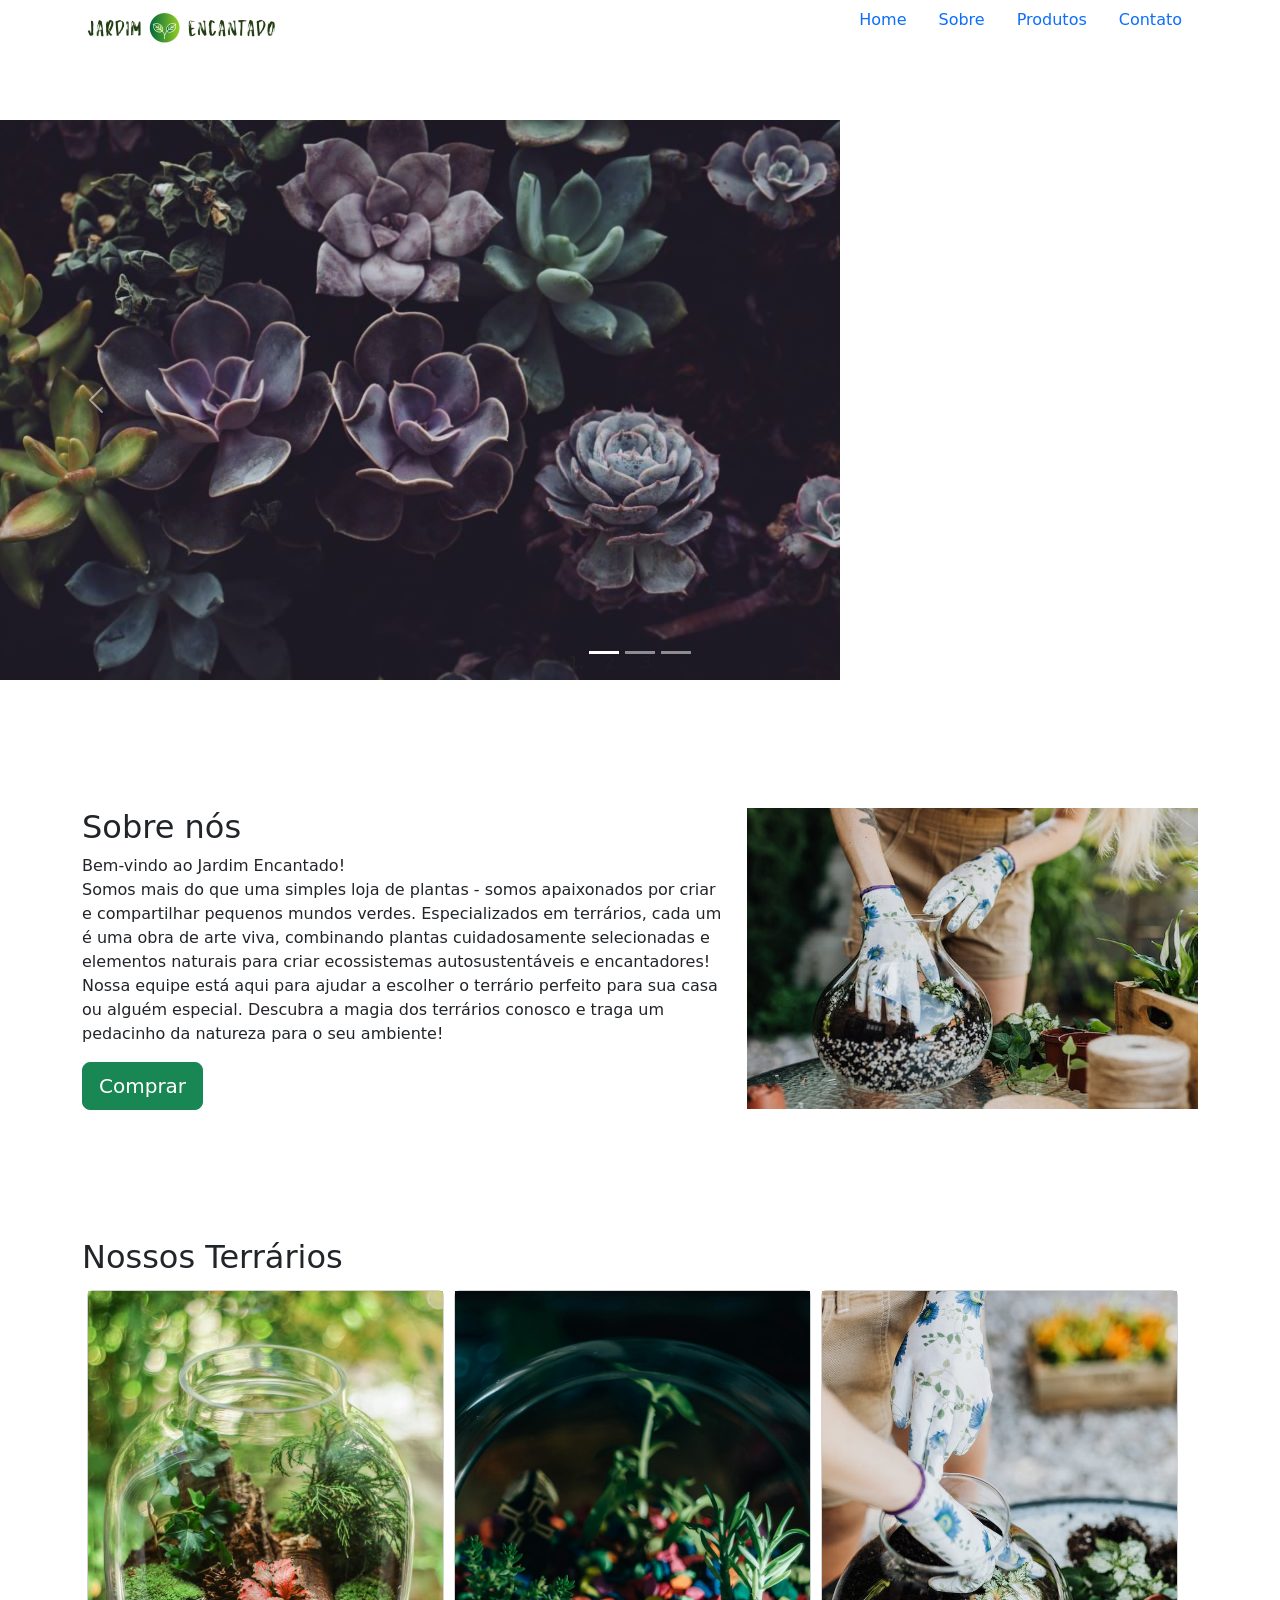
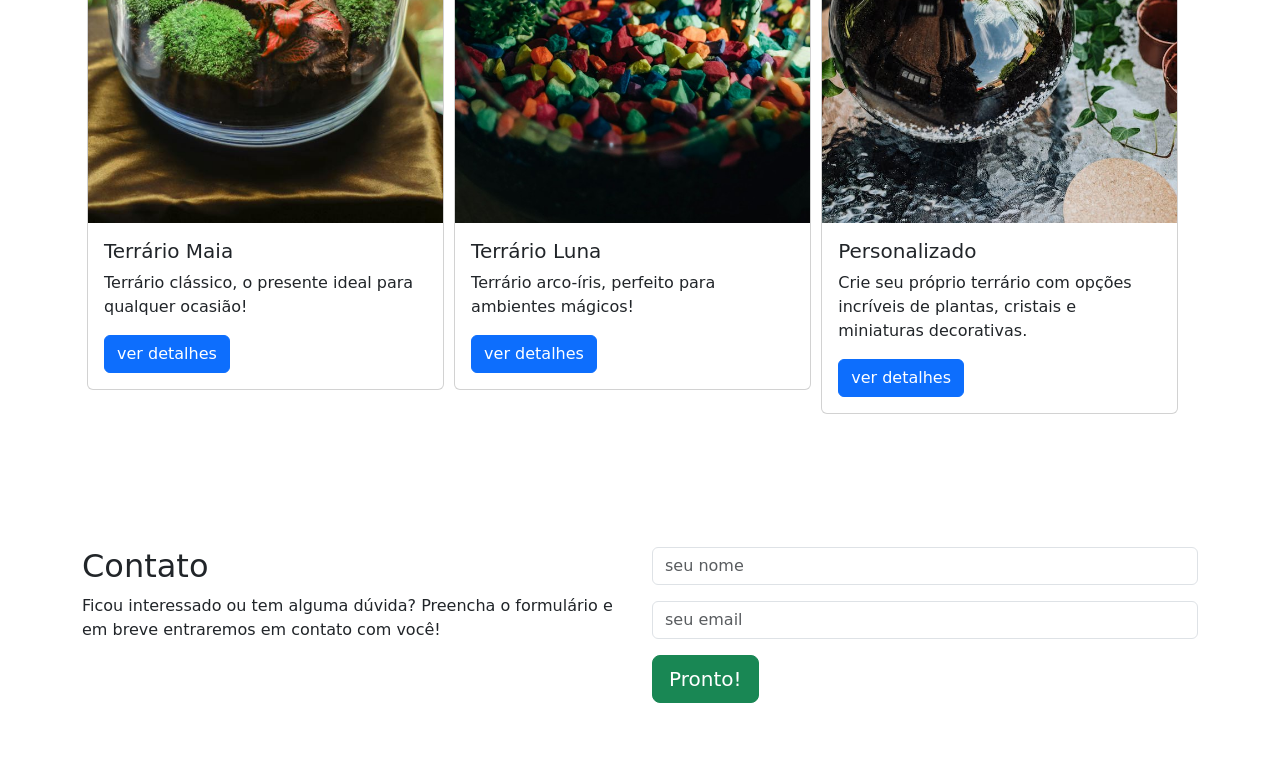
<file: tarefa17/index.html>
<!DOCTYPE html>
<html lang="en">
<head>
    <meta charset="UTF-8">
    <meta http-equiv="X-UA-Compatible" content="IE=edge">
    <meta name="viewport" content="width=device-width, initial-scale=1.0">
    <link href="./bootstrap/css/bootstrap.min.css" rel="stylesheet">
    <link rel="stylesheet" href="./style/custom.css">
    <link rel="stylesheet" href="./style/custom-form.css">
    <title>Jardim Encantado</title>
</head>
<body>

    <header>
        <div class="container">
            <div class="row">
                <div class="col">
                    <h1><img src="./imagens/logo2.png" alt="logo"></h1>
                </div>
                <div class="col">
                    <ul class="nav justify-content-end">
                        <li class="nav-item"><a class="nav-link active" href="">Home</a></li>
                        <li class="nav-item"><a class="nav-link" href="#sobre">Sobre</a></li>
                        <li class="nav-item"><a class="nav-link" href="#produtos">Produtos</a></li>
                        <li class="nav-item"><a class="nav-link" href="#contatos">Contato</a></li>
                    </ul>
                </div>
            </div>
        </div>
    </header>

    <section>
        <div id="carouselId" class="carousel slide" data-bs-ride="carousel">
            <ol class="carousel-indicators">
                <li data-bs-target="#carouselId" data-bs-slide-to="0" class="active"></li>
                <li data-bs-target="#carouselId" data-bs-slide-to="1"></li>
                <li data-bs-target="#carouselId" data-bs-slide-to="2"></li>
            </ol>
            <div class="carousel-inner" role="listbox">
                <div class="carousel-item active">
                    <img src="./imagens/foto1car.jpg" alt="First slide">
                </div>
                <div class="carousel-item">
                    <img src="./imagens/foto2car.jpg" alt="Second slide">
                </div>
                <div class="carousel-item">
                    <img src="./imagens/foto3car.jpg" alt="Third slide">
                </div>
            </div>
            <button class="carousel-control-prev" type="button" data-bs-target="#carouselId" data-bs-slide="prev">
                <span class="carousel-control-prev-icon" aria-hidden="true"></span>
                <span class="visually-hidden">Previous</span>
            </button>
            <button class="carousel-control-next" type="button" data-bs-target="#carouselId" data-bs-slide="next">
                <span class="carousel-control-next-icon" aria-hidden="true"></span>
                <span class="visually-hidden">Next</span>
              </button>
        </div>
    </section>

    
    <section id="sobre">
        <div class="container">
            <div class="row">
                <div class="col-md-7 col-sm-12">
                    <h2>Sobre nós</h2>
                    <p>Bem-vindo ao Jardim Encantado!<br>
                        Somos mais do que uma simples loja de plantas - somos apaixonados por criar e compartilhar pequenos mundos verdes. Especializados em terrários, cada um é uma obra de arte viva, combinando plantas cuidadosamente selecionadas e elementos naturais para criar ecossistemas autosustentáveis e encantadores!
                        Nossa equipe está aqui para ajudar a escolher o terrário perfeito para sua casa ou alguém especial. Descubra a magia dos terrários conosco e traga um pedacinho da natureza para o seu ambiente!</p>
                    <a class="btn btn-lg btn-success">Comprar</a>
                </div>
                <div class="col-md-5 col-sm-12">
                    <img src="./imagens/sobrenos.jpg" alt="Imagem Exemplo" class="img-fluid">
                </div>
            </div>
        </div>
    </section>

    <section id="produtos">

        <div class="container">
            <div class="row">
                <div class="col">

                    <h2>Nossos Terrários</h2>

                    <div class="card">
                        <img src="./imagens/img1.jpg" alt="Imagem Exemplo" class="img-fluid">
                        <div class="card-body">
                            <h5 class="card-title">Terrário Maia</h5>
                            <p class="card-text">Terrário clássico, o presente ideal para qualquer ocasião!</p>
                            <a class="btn btn-primary" data-bs-toggle="modal" data-bs-target="#modal-1" >ver detalhes</a>
                        </div>
                    </div>

                    <div class="card">
                        <img src="./imagens/img2.jpg" alt="Imagem Exemplo" class="img-fluid">
                        <div class="card-body">
                            <h5 class="card-title">Terrário Luna</h5>
                            <p class="card-text">Terrário arco-íris, perfeito para ambientes mágicos!</p>
                            <a class="btn btn-primary" data-bs-toggle="modal" data-bs-target="#modal-2">ver detalhes</a>
                        </div>
                    </div>

                    <div class="card">
                        <img src="./imagens/img3.jpg" alt="Imagem Exemplo" class="img-fluid">
                        <div class="card-body">
                            <h5 class="card-title">Personalizado</h5>
                            <p class="card-text">Crie seu próprio terrário com opções incríveis de plantas, cristais e miniaturas decorativas.</p>
                            <a class="btn btn-primary" data-bs-toggle="modal" data-bs-target="#modal-3">ver detalhes</a>
                        </div>
                    </div>
                    
                </div>
            </div>
        </div>

    </section>


    <section id="contato">
        <div class="container">
            <div class="row">
                <div class="col-md-6 col-sm-12">
                    <h2>Contato</h2>
                    <p>Ficou interessado ou tem alguma dúvida? Preencha o formulário e em breve entraremos em contato com você!</p>
                </div>
                <div class="col-md-6 col-sm-12">
                    <form class="form">

                        <div class="input-group">
                            <input class="form-control" type="text" name="nome" placeholder="seu nome">
                        </div>

                        <div class="input-group">
                            <input class="form-control" type="text" name="email" placeholder="seu email">
                        </div>

                        <button type="submit" class="btn btn-lg btn-success">Pronto!</button>

                    </form>

                </div>
            </div>
        </div>
    </section>



    <div class="modal fade" id="modal-1">
        <div class="modal-dialog">
            <div class="modal-content">
                <div class="modal-header">
                    <h5 class="modal-title">Terrário Maia</h5>
                    <button class="btn-close" data-bs-dismiss="modal" aria-label="Close"></button>
                </div>
                <div class="modal-body">
                    <h6>Mini:10cm - Pequeno:25cm - Médio:35cm</h6>
                    <table class="table table-hover table-striped">
                        <thead>
                            <tr>
                                <th>Tamanhos</th>
                                <th>Preços</th>
                            </tr>
                        </thead>
                        <tbody>
                            <tr>
                                <td>Mini</td>
                                <td>R$ 800</td>
                            </tr>
                            <tr>
                                <td>Pequeno</td>
                                <td>R$ 1.500</td>
                            </tr>
                            <tr>
                                <td>Médio</td>
                                <td>R$ 2.500</td>
                            </tr>
                        </tbody>
                    </table>

                </div>
                <div class="modal-footer">
                    <button type="button" class="btn btn-secondary" data-bs-dismiss="modal">Fechar</button>
                </div>
            </div>
        </div>

    </div>

    <div class="modal fade" id="modal-2">
        <div class="modal-dialog">
            <div class="modal-content">
                <div class="modal-header">
                    <h5 class="modal-title">Terrário Luna</h5>
                    <button class="btn-close" data-bs-dismiss="modal" aria-label="Close"></button>
                </div>
                <div class="modal-body">
                    <h6>Mini:10cm - Pequeno:25cm - Médio:35cm</h6>
                    <table class="table table-hover table-striped">
                        <thead>
                            <tr>
                                <th>Tamanhos</th>
                                <th>Preços</th>
                            </tr>
                        </thead>
                        <tbody>
                            <tr>
                                <td>Mini</td>
                                <td>R$ 800</td>
                            </tr>
                            <tr>
                                <td>Pequeno</td>
                                <td>R$ 1.500</td>
                            </tr>
                            <tr>
                                <td>Médio</td>
                                <td>R$ 2.500</td>
                            </tr>
                        </tbody>
                    </table>

                </div>
                <div class="modal-footer">
                    <button type="button" class="btn btn-secondary" data-bs-dismiss="modal">Fechar</button>
                </div>
            </div>
        </div>

    </div>

    <div class="modal fade" id="modal-3">
        <div class="modal-dialog">
            <div class="modal-content">
                <div class="modal-header">
                    <h5 class="modal-title">Personalizado</h5>
                    <button class="btn-close" data-bs-dismiss="modal" aria-label="Close"></button>
                </div>
                <div class="modal-body">
                    <h6>Mini:10cm - Pequeno:25cm - Médio:35cm</h6>
                    <table class="table table-hover table-striped">
                        <thead>
                            <tr>
                                <th>Tamanhos</th>
                                <th>Preços</th>
                            </tr>
                        </thead>
                        <tbody>
                            <tr>
                                <td>Mini</td>
                                <td>R$ 800</td>
                            </tr>
                            <tr>
                                <td>Pequeno</td>
                                <td>R$ 1.500</td>
                            </tr>
                            <tr>
                                <td>Médio</td>
                                <td>R$ 2.500</td>
                            </tr>
                        </tbody>
                    </table>

                </div>
                <div class="modal-footer">
                    <button type="button" class="btn btn-secondary" data-bs-dismiss="modal">Fechar</button>
                </div>
            </div>
        </div>

    </div>

    <script src="./bootstrap/js/bootstrap.bundle.min.js"></script>
</body>
</html>
</file>
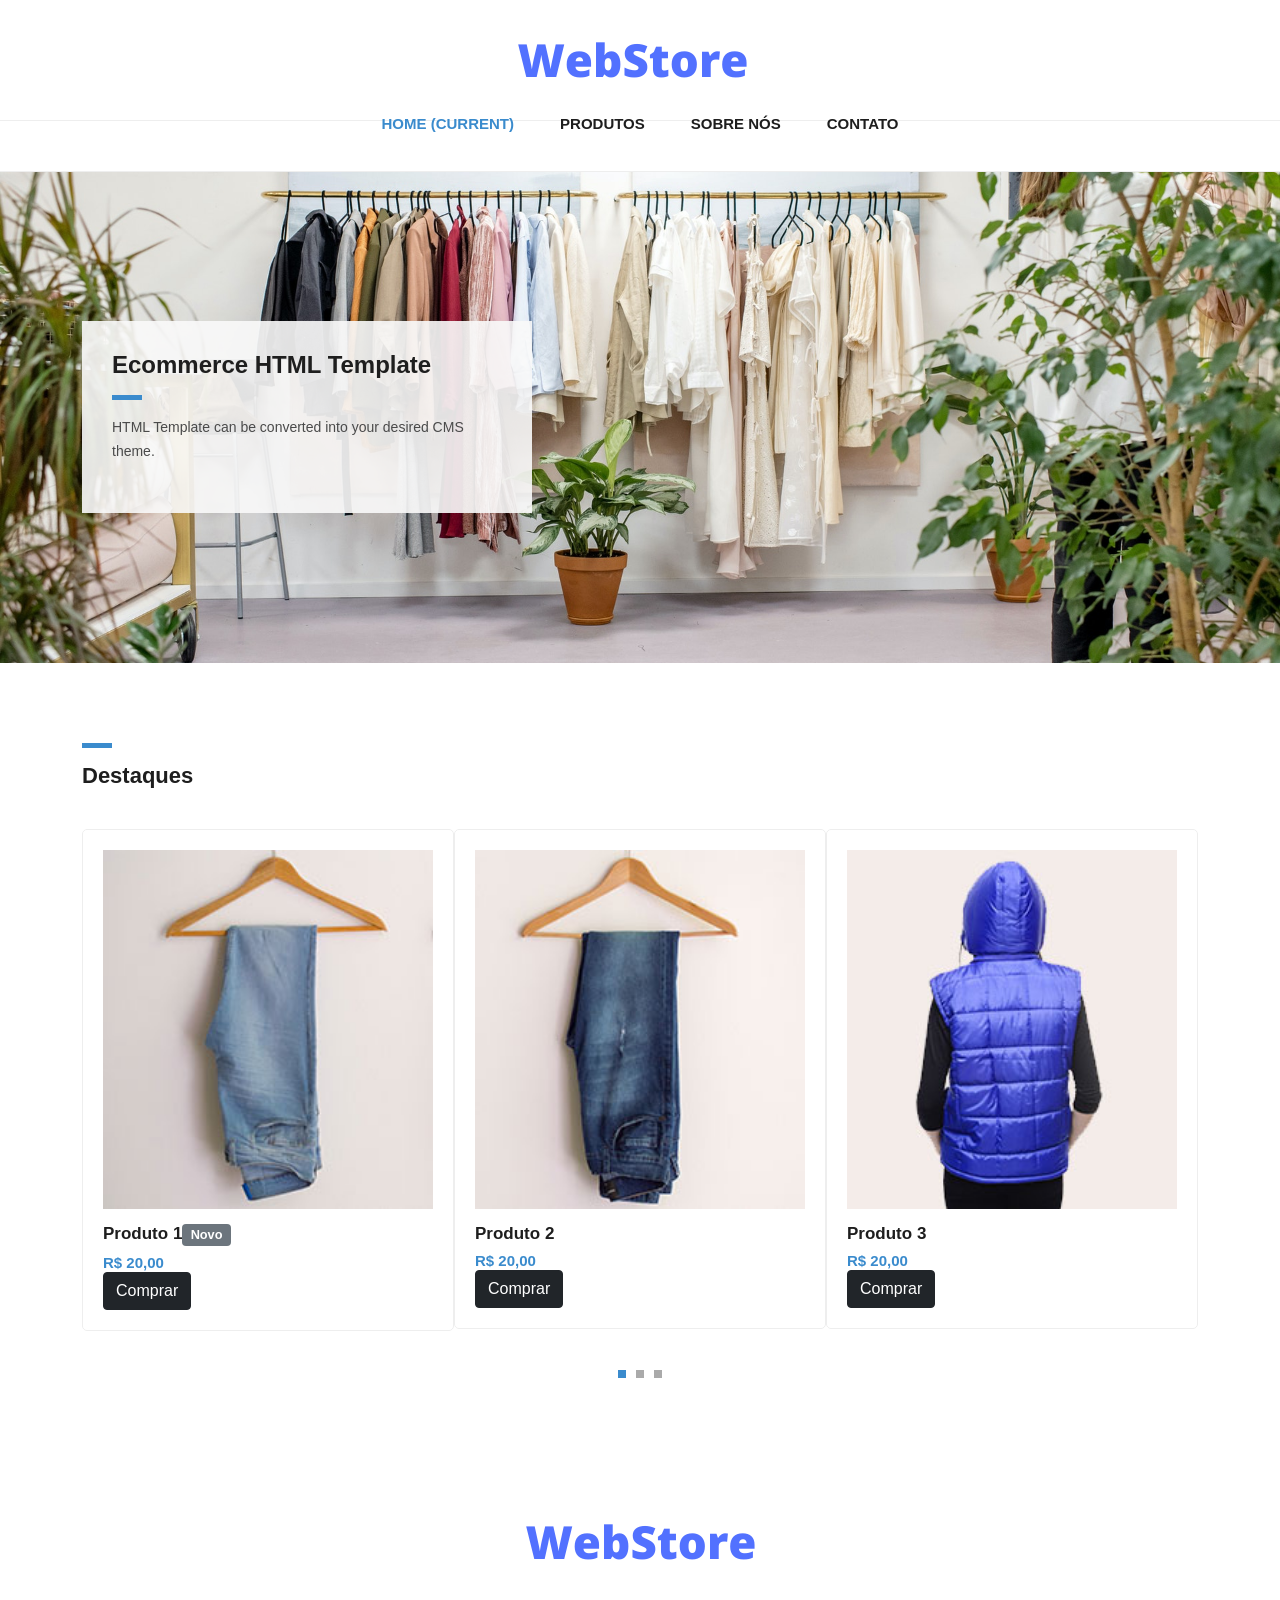
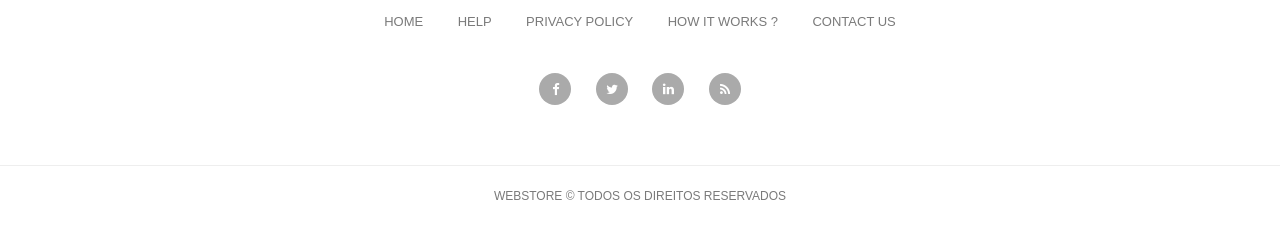
<file: tarefa18/index.html>
<!DOCTYPE html>
<html lang="en">
<head>
    <meta charset="UTF-8">
    <meta http-equiv="X-UA-Compatible" content="IE=edge">
    <meta name="viewport" content="width=device-width, initial-scale=1.0">
    <link rel="stylesheet" href="./vendor/bootstrap/css/bootstrap.min.css">
    <link rel="stylesheet" href="./vendor/owl/css/owl.css">
    <link rel="stylesheet" href="./vendor/fontawesome/fontawesome.css">
    <link rel="stylesheet" href="./css/style.css">
    <title>jQuery</title>
</head>
<body>
    
    <nav class="navbar navbar-expand-lg navbar-dark bg-dark static-top">
        <div class="container">
            <a class="navbar-brand" href="#"><img src="./images/header-logo.png" alt=""></a>
            <button class="navbar-toggler" type="button" data-toggle="collapse" data-target="#navbarResponsive" aria-controls="navbarResponsive" aria-expanded="false" aria-label="Toggle navigation">
                <span class="navbar-toggler-icon"></span>
            </button>
            <div class="collapse navbar-collapse" id="navbarResponsive">
                <ul class="navbar-nav ml-auto">
                    <li class="nav-item active">
                        <a class="nav-link" href="index.html">Home
                            <span class="sr-only">(current)</span>
                        </a>
                    </li>
                    <li class="nav-item">
                        <a class="nav-link" href="products.html">Produtos</a>
                    </li>
                    <li class="nav-item">
                        <a class="nav-link" href="about.html">Sobre nós</a>
                    </li>
                    <li class="nav-item">
                        <a class="nav-link" href="contact.html">Contato</a>
                    </li>
                </ul>
            </div>
        </div>
    </nav>
    
    <div class="banner">
        <div class="container">
            <div class="row">
                <div class="col-md-12">
                    <div class="caption">
                        <h2>Ecommerce HTML Template</h2>
                        <div class="line-dec"></div>
                        <p>HTML Template can be converted into your desired CMS theme. </p>
                    </div>
                </div>
            </div>
        </div>
    </div>
    
    <div id="featured" class="featured-items">
        <div class="container">
            <div class="row">
                <div class="col-md-12">
                    <div class="section-heading">
                        <div class="line-dec"></div>
                        <h1>Destaques</h1>
                    </div>
                </div>
                <div class="col-md-12">
                    <div class="owl-carousel owl-theme">
                        <div class="featured-item">
                            <img src="./images/item-01.jpg" alt="Item 1">
                            <h4>Produto 1</h4>
                            <h6>R$ 20,00</h6>
                            <a href="single-product.html">
                                Comprar
                            </a>
                        </div>
                        <div class="featured-item">
                            <img src="./images/item-02.jpg" alt="Item 2">
                            <h4>Produto 2</h4>
                            <h6>R$ 20,00</h6>
                            <a href="single-product.html">
                                Comprar
                            </a>
                        </div>
                        <div class="featured-item">
                            <img src="./images/item-03.jpg" alt="Item 3">
                            <h4>Produto 3</h4>
                            <h6>R$ 20,00</h6>
                            <a href="single-product.html">
                                Comprar
                            </a>
                        </div>
                        <div class="featured-item">
                            <img src="./images/item-04.jpg" alt="Item 4">
                            <h4>Produto 4</h4>
                            <h6>R$ 20,00</h6>
                            <a href="single-product.html">
                                Comprar
                            </a>
                        </div>
                        <div class="featured-item">
                            <img src="./images/item-05.jpg" alt="Item 5">
                            <h4>Produto 5</h4>
                            <h6>R$ 20,00</h6>
                            <a href="single-product.html">
                                Comprar
                            </a>
                        </div>
                        <div class="featured-item">
                            <img src="./images/item-06.jpg" alt="Item 6">
                            <h4>Produto 6</h4>
                            <h6>R$ 20,00</h6>
                            <a href="single-product.html">
                                Comprar
                            </a>
                        </div>
                        <div class="featured-item">
                            <img src="./images/item-04.jpg" alt="Item 7">
                            <h4>Produto 7</h4>
                            <h6>R$ 20,00</h6>
                            <a href="single-product.html">
                                Comprar
                            </a>
                        </div>
                        <div class="featured-item">
                            <img src="./images/item-05.jpg" alt="Item 8">
                            <h4>Produto 8</h4>
                            <h6>R$ 20,00</h6>
                            <a href="single-product.html">
                                Comprar
                            </a>
                        </div>
                        <div class="featured-item">
                            <img src="./images/item-06.jpg" alt="Item 9">
                            <h4>Produto 9</h4>
                            <h6>R$ 20,00</h6>
                            <a href="single-product.html">
                                Comprar
                            </a>
                        </div>
                    </div>
                </div>
            </div>
        </div>
    </div>
    
    <div class="footer">
        <div class="container">
            <div class="row">
                <div class="col-md-12">
                    <div class="logo">
                        <img src="./images/header-logo.png" alt="">
                    </div>
                </div>
                <div class="col-md-12">
                    <div class="footer-menu">
                        <ul>
                            <li><a href="#">Home</a></li>
                            <li><a href="#">Help</a></li>
                            <li><a href="#">Privacy Policy</a></li>
                            <li><a href="#">How It Works ?</a></li>
                            <li><a href="#">Contact Us</a></li>
                        </ul>
                    </div>
                </div>
                <div class="col-md-12">
                    <div class="social-icons">
                        <ul>
                            <li><a href="#"><i class="fa fa-facebook"></i></a></li>
                            <li><a href="#"><i class="fa fa-twitter"></i></a></li>
                            <li><a href="#"><i class="fa fa-linkedin"></i></a></li>
                            <li><a href="#"><i class="fa fa-rss"></i></a></li>
                        </ul>
                    </div>
                </div>
            </div>
        </div>
    </div>
    
    <div class="sub-footer">
        <div class="container">
            <div class="row">
                <div class="col-md-12">
                    <div class="copyright-text">
                        <p>WebStore &copy; Todos os direitos reservados
                        </div>
                    </div>
                </div>
            </div>
        </div>
        
        <script src="./vendor/jquery/jquery-3.6.0.min.js"></script>
        <script src="./vendor/bootstrap/js/bootstrap.min.js"></script>
        <script src="./vendor/owl/js/owl.js"></script>
        <script src="./js/custom.js"></script>
    </body>
    </html>
</file>
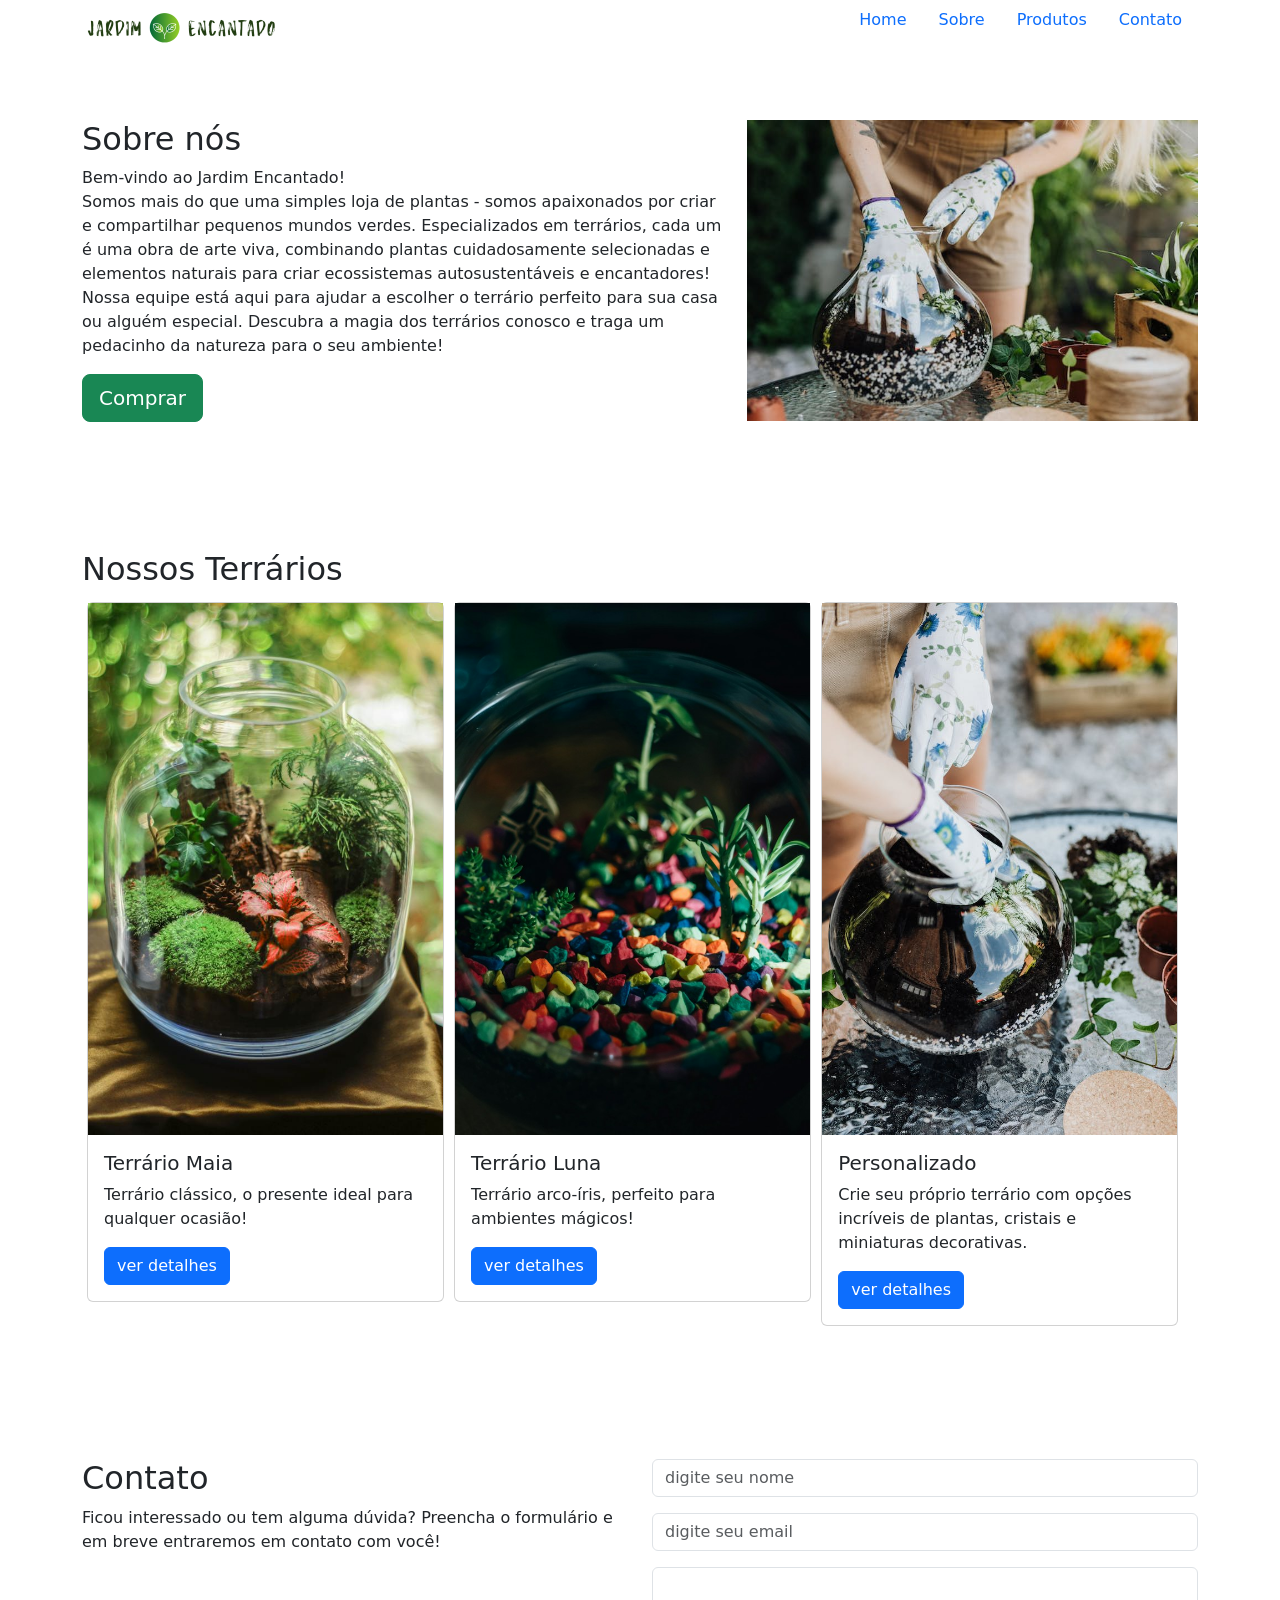
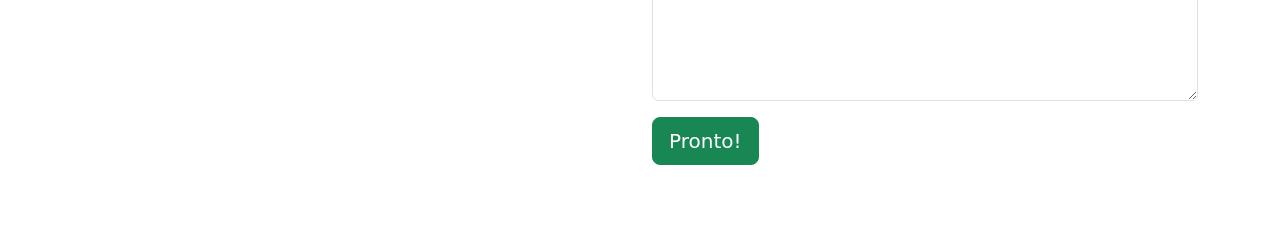
<file: tarefa16/projeto/index.html>
<!DOCTYPE html>
<html lang="en">
<head>
    <meta charset="UTF-8">
    <meta http-equiv="X-UA-Compatible" content="IE=edge">
    <meta name="viewport" content="width=device-width, initial-scale=1.0">
    <link href="./bootstrap/css/bootstrap.min.css" rel="stylesheet">
    <link rel="stylesheet" href="./style/custom.css">
    <title>Jardim Encantado</title>
</head>
<body>

    <header>
        <div class="container">
            <div class="row">
                <div class="col">
                    <h1><img src="./imagens/logo2.png" alt="logo"></h1>
                </div>
                <div class="col">
                    <ul class="nav justify-content-end">
                        <li class="nav-item"><a class="nav-link active" href="">Home</a></li>
                        <li class="nav-item"><a class="nav-link" href="#sobre">Sobre</a></li>
                        <li class="nav-item"><a class="nav-link" href="#produtos">Produtos</a></li>
                        <li class="nav-item"><a class="nav-link" href="#contatos">Contato</a></li>
                    </ul>
                </div>
            </div>
        </div>
    </header>
    
    <section id="sobre">
        <div class="container">
            <div class="row">
                <div class="col-md-7 col-sm-12">
                    <h2>Sobre nós</h2>
                    <p>Bem-vindo ao Jardim Encantado!<br>
                        Somos mais do que uma simples loja de plantas - somos apaixonados por criar e compartilhar pequenos mundos verdes. Especializados em terrários, cada um é uma obra de arte viva, combinando plantas cuidadosamente selecionadas e elementos naturais para criar ecossistemas autosustentáveis e encantadores!
                        Nossa equipe está aqui para ajudar a escolher o terrário perfeito para sua casa ou alguém especial. Descubra a magia dos terrários conosco e traga um pedacinho da natureza para o seu ambiente!</p>
                    <a class="btn btn-lg btn-success">Comprar</a>
                </div>
                <div class="col-md-5 col-sm-12">
                    <img src="./imagens/sobrenos.jpg" alt="Imagem Exemplo" class="img-fluid">
                </div>
            </div>
        </div>
    </section>

    <section id="produtos">

        <div class="container">
            <div class="row">
                <div class="col">

                    <h2>Nossos Terrários</h2>

                    <div class="card">
                        <img src="./imagens/img1.jpg" alt="Imagem Exemplo" class="img-fluid">
                        <div class="card-body">
                            <h5 class="card-title">Terrário Maia</h5>
                            <p class="card-text">Terrário clássico, o presente ideal para qualquer ocasião!</p>
                            <a class="btn btn-primary" data-bs-toggle="modal" data-bs-target="#modal-1" >ver detalhes</a>
                        </div>
                    </div>

                    <div class="card">
                        <img src="./imagens/img2.jpg" alt="Imagem Exemplo" class="img-fluid">
                        <div class="card-body">
                            <h5 class="card-title">Terrário Luna</h5>
                            <p class="card-text">Terrário arco-íris, perfeito para ambientes mágicos!</p>
                            <a class="btn btn-primary" data-bs-toggle="modal" data-bs-target="#modal-2">ver detalhes</a>
                        </div>
                    </div>

                    <div class="card">
                        <img src="./imagens/img3.jpg" alt="Imagem Exemplo" class="img-fluid">
                        <div class="card-body">
                            <h5 class="card-title">Personalizado</h5>
                            <p class="card-text">Crie seu próprio terrário com opções incríveis de plantas, cristais e miniaturas decorativas.</p>
                            <a class="btn btn-primary" data-bs-toggle="modal" data-bs-target="#modal-3">ver detalhes</a>
                        </div>
                    </div>
                    
                </div>
            </div>
        </div>

    </section>


    <section id="contato">
        <div class="container">
            <div class="row">
                <div class="col-md-6 col-sm-12">
                    <h2>Contato</h2>
                    <p>Ficou interessado ou tem alguma dúvida? Preencha o formulário e em breve entraremos em contato com você!</p>
                </div>
                <div class="col-md-6 col-sm-12">
                    <form class="form">

                        <div class="input-group">
                            <input class="form-control" type="text" name="nome" placeholder="digite seu nome">
                        </div>

                        <div class="input-group">
                            <input class="form-control" type="text" name="email" placeholder="digite seu email">
                        </div>

                        <div class="input-group">
                            <textarea  class="form-control" name="" rows="5"></textarea>
                        </div>

                        <button type="submit" class="btn btn-lg btn-success">Pronto!</button>

                    </form>

                </div>
            </div>
        </div>
    </section>



    <div class="modal fade" id="modal-1">
        <div class="modal-dialog">
            <div class="modal-content">
                <div class="modal-header">
                    <h5 class="modal-title">Terrário Maia</h5>
                    <button class="btn-close" data-bs-dismiss="modal" aria-label="Close"></button>
                </div>
                <div class="modal-body">
                    <h6>Mini:10cm - Pequeno:25cm - Médio:35cm</h6>
                    <table class="table table-hover table-striped">
                        <thead>
                            <tr>
                                <th>Tamanhos</th>
                                <th>Preços</th>
                            </tr>
                        </thead>
                        <tbody>
                            <tr>
                                <td>Mini</td>
                                <td>R$ 800</td>
                            </tr>
                            <tr>
                                <td>Pequeno</td>
                                <td>R$ 1.500</td>
                            </tr>
                            <tr>
                                <td>Médio</td>
                                <td>R$ 2.500</td>
                            </tr>
                        </tbody>
                    </table>

                </div>
                <div class="modal-footer">
                    <button type="button" class="btn btn-secondary" data-bs-dismiss="modal">Fechar</button>
                </div>
            </div>
        </div>

    </div>

    <div class="modal fade" id="modal-2">
        <div class="modal-dialog">
            <div class="modal-content">
                <div class="modal-header">
                    <h5 class="modal-title">Terrário Luna</h5>
                    <button class="btn-close" data-bs-dismiss="modal" aria-label="Close"></button>
                </div>
                <div class="modal-body">
                    <h6>Mini:10cm - Pequeno:25cm - Médio:35cm</h6>
                    <table class="table table-hover table-striped">
                        <thead>
                            <tr>
                                <th>Tamanhos</th>
                                <th>Preços</th>
                            </tr>
                        </thead>
                        <tbody>
                            <tr>
                                <td>Mini</td>
                                <td>R$ 800</td>
                            </tr>
                            <tr>
                                <td>Pequeno</td>
                                <td>R$ 1.500</td>
                            </tr>
                            <tr>
                                <td>Médio</td>
                                <td>R$ 2.500</td>
                            </tr>
                        </tbody>
                    </table>

                </div>
                <div class="modal-footer">
                    <button type="button" class="btn btn-secondary" data-bs-dismiss="modal">Fechar</button>
                </div>
            </div>
        </div>

    </div>

    <div class="modal fade" id="modal-3">
        <div class="modal-dialog">
            <div class="modal-content">
                <div class="modal-header">
                    <h5 class="modal-title">Personalizado</h5>
                    <button class="btn-close" data-bs-dismiss="modal" aria-label="Close"></button>
                </div>
                <div class="modal-body">
                    <h6>Mini:10cm - Pequeno:25cm - Médio:35cm</h6>
                    <table class="table table-hover table-striped">
                        <thead>
                            <tr>
                                <th>Tamanhos</th>
                                <th>Preços</th>
                            </tr>
                        </thead>
                        <tbody>
                            <tr>
                                <td>Mini</td>
                                <td>R$ 800</td>
                            </tr>
                            <tr>
                                <td>Pequeno</td>
                                <td>R$ 1.500</td>
                            </tr>
                            <tr>
                                <td>Médio</td>
                                <td>R$ 2.500</td>
                            </tr>
                        </tbody>
                    </table>

                </div>
                <div class="modal-footer">
                    <button type="button" class="btn btn-secondary" data-bs-dismiss="modal">Fechar</button>
                </div>
            </div>
        </div>

    </div>

    <script src="./bootstrap/js/bootstrap.bundle.min.js"></script>
</body>
</html>
</file>
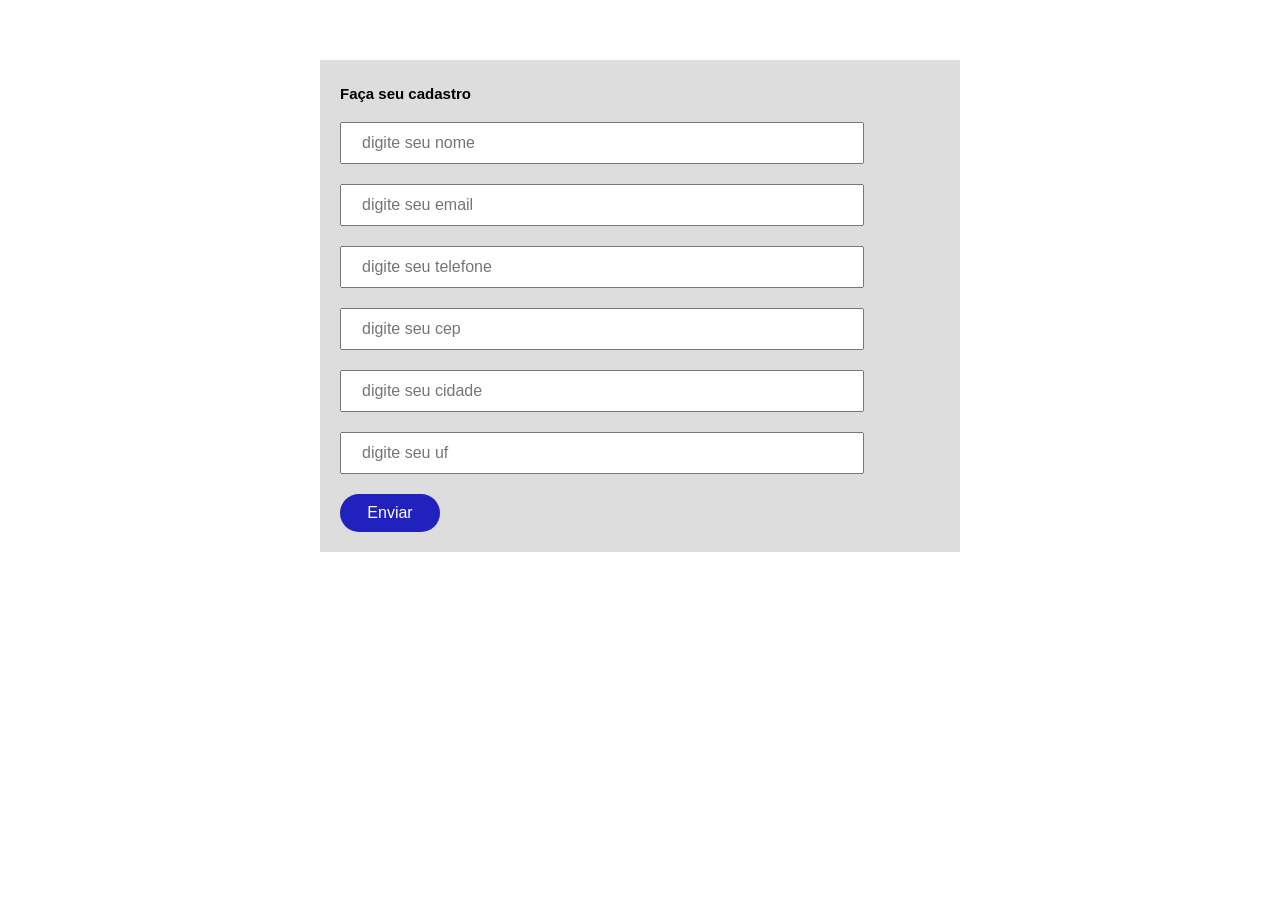
<file: tarefa15/formulario.html>
<!DOCTYPE html>
<html lang="en">
<head>
    <meta charset="UTF-8">
    <meta http-equiv="X-UA-Compatible" content="IE=edge">
    <meta name="viewport" content="width=device-width, initial-scale=1.0">
    <link rel="stylesheet" href="style-form.css">
    <title>Javascript</title>
</head>
<body>

    <div class="container">

        <div class="mensagem"></div>

        <form id="formulario-02">
            <h2>Faça seu cadastro</h2>
            <input type="text" placeholder="digite seu nome" class="obrigatorio" name="nome">
            <input type="text" placeholder="digite seu email" class="email" name="email">
            <input type="text" placeholder="digite seu telefone" class="" name="telefone">
            <input type="text" placeholder="digite seu cep" class="numerico" name="cep">
            <input type="text" placeholder="digite seu cidade" class="obrigario" name="cidade">
            <input type="text" placeholder="digite seu uf" class="uf" name="uf"> 
            <button type="submit">Enviar</button>
        </form>

        <div id="resultado">
            
        </div>

    </div>

    <script type="text/javascript" src="script.js"></script>
    
</body>
</html>
</file>
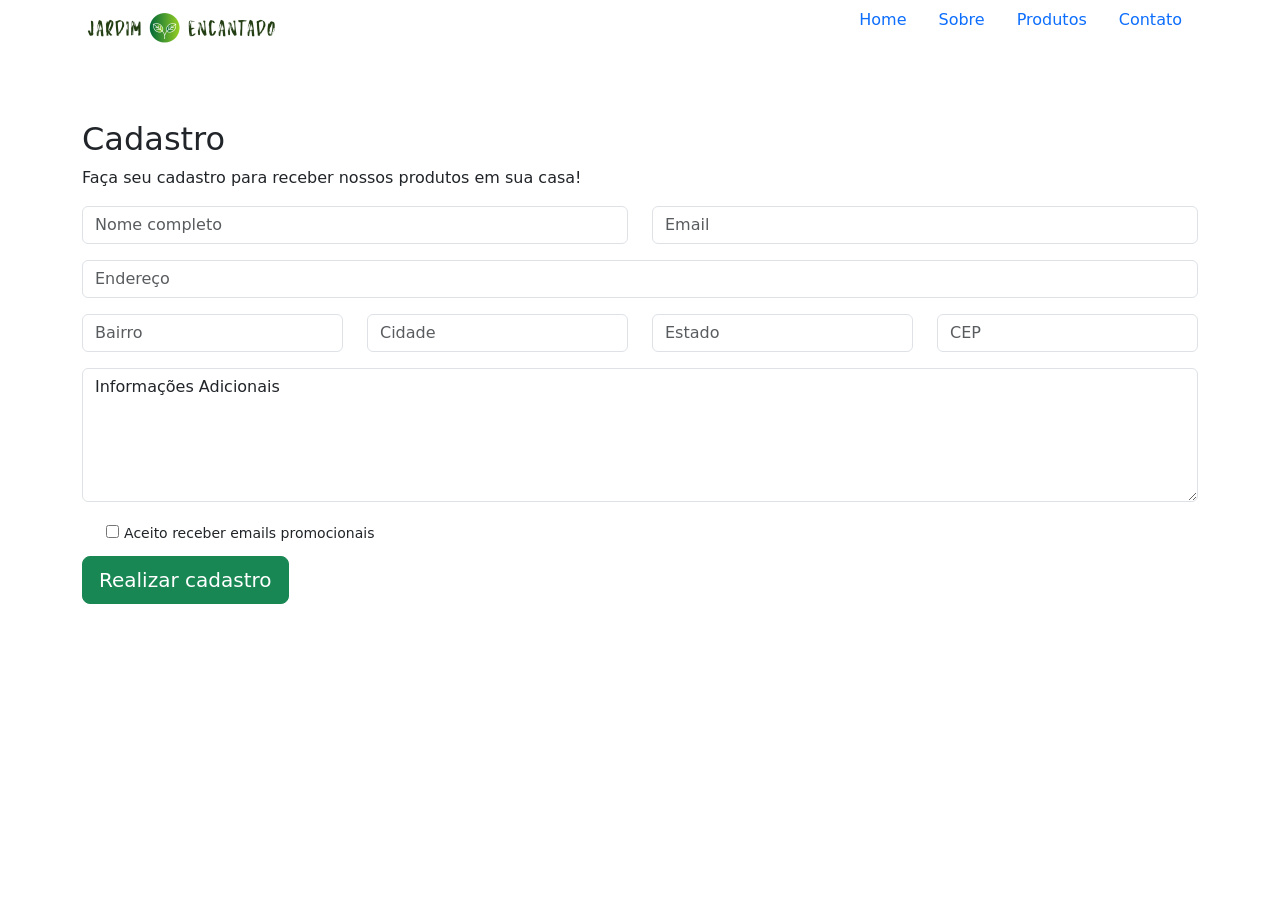
<file: tarefa17/cadastro.html>
<!DOCTYPE html>
<html lang="en">
<head>
    <meta charset="UTF-8">
    <meta http-equiv="X-UA-Compatible" content="IE=edge">
    <meta name="viewport" content="width=device-width, initial-scale=1.0">
    <link href="./bootstrap/css/bootstrap.min.css" rel="stylesheet">
    <link rel="stylesheet" href="./style/custom.css">
    <title>Cadastro</title>
</head>
<body>

    <header>
        <div class="container">
            <div class="row">
                <div class="col">
                    <h1><img src="./imagens/logo2.png" alt="logo"></h1>
                </div>
                <div class="col">
                    <ul class="nav justify-content-end">
                        <li class="nav-item"><a class="nav-link active" href=".\index.html">Home</a></li>
                        <li class="nav-item"><a class="nav-link" href=".\index.html">Sobre</a></li>
                        <li class="nav-item"><a class="nav-link" href=".\index.html">Produtos</a></li>
                        <li class="nav-item"><a class="nav-link" href=".\index.html">Contato</a></li>
                    </ul>
                </div>
            </div>
        </div>
    </header>
    

    <section id="cadastro">
        <div class="container">

            <div class="row">
                <div class="col-md-12 col-sm-12">
                    <h2>Cadastro</h2>
                    <p>Faça seu cadastro para receber nossos produtos em sua casa!</p>
                </div>
            </div>

            <form class="form">

                <div class="row">
                    <div class="col">
                        <div class="input-group">
                            <input class="form-control" type="text" name="nome" placeholder="Nome completo">
                        </div>
                    </div>
                    <div class="col">
                        <div class="input-group">
                            <input class="form-control" type="text" name="email" placeholder="Email">
                        </div>
                    </div>
                </div>

                <div class="row">
                    <div class="col">
                        <input type="text" id="endereco" class="form-control" placeholder="Endereço">
                    </div>
                </div>

                <div class="row">
                    <div class="col">
                        <input type="text" name="bairro" class="form-control" placeholder="Bairro">
                    </div>
                    <div class="col">
                        <input type="text" name="cidade" class="form-control" placeholder="Cidade">
                    </div>
                    <div class="col">
                        <input type="text" name="estado" class="form-control" placeholder="Estado">
                    </div>
                    <div class="col">
                        <input type="text" name="cep" class="form-control" placeholder="CEP">
                    </div>
                </div>


                <div class="row">
                    <div class="col">
                        <div class="input-group">
                            <textarea class="form-control" name="informacoes" id="info" rows="5">Informações Adicionais</textarea>
                        </div>
                    </div>
                </div>

                <div class="row">
                    <div class="col">
                        <div class="form-check">
                            <input type="checkbox" name="promocionais" id="promocionais">
                            <label for="promocionais" class="form-check-label col-form-label-sm">Aceito receber
                                emails promocionais</label>
                        </div>
                    </div>
                </div>

                <button type="submit" class="btn btn-lg btn-success">Realizar cadastro</button>

            </form>

        </div> <!-- end .container -->
    </section>




    <div class="modal fade" id="modal-1">
        <div class="modal-dialog">
            <div class="modal-content">
                <div class="modal-header">
                    <h5 class="modal-title">Inscrever-me na lista</h5>
                    <button class="btn-close" data-bs-dismiss="modal" aria-label="Close"></button>
                </div>
                <div class="modal-body">
                    <h6>Preencha os campos para receber novidades e promoções</h6>

                    <form class="form-inline">
                        <div class="row">
                            <div class="form-group col-4">
                                <input type="text" class="form-control form-control-sm mb-2" name="nome"
                                    placeholder="nome" required>
                            </div>
                            <div class="form-group col-4">
                                <input type="text" class="form-control form-control-sm mb-2" name="e-mail"
                                    placeholder="e-mail" required>
                            </div>
                            <div class="form-group col-4">
                                <button type="submit" class="btn btn-sm btn-success">receber novidades</button>
                            </div>
                        </div>
                    </form>

                </div>
                <div class="modal-footer">
                    <button type="button" class="btn btn-secondary mb-2" data-bs-dismiss="modal">Fechar</button>
                </div>
            </div>
        </div>

    </div>

    <script src="./bootstrap/js/bootstrap.bundle.min.js"></script>
</body>
</html>
</file>
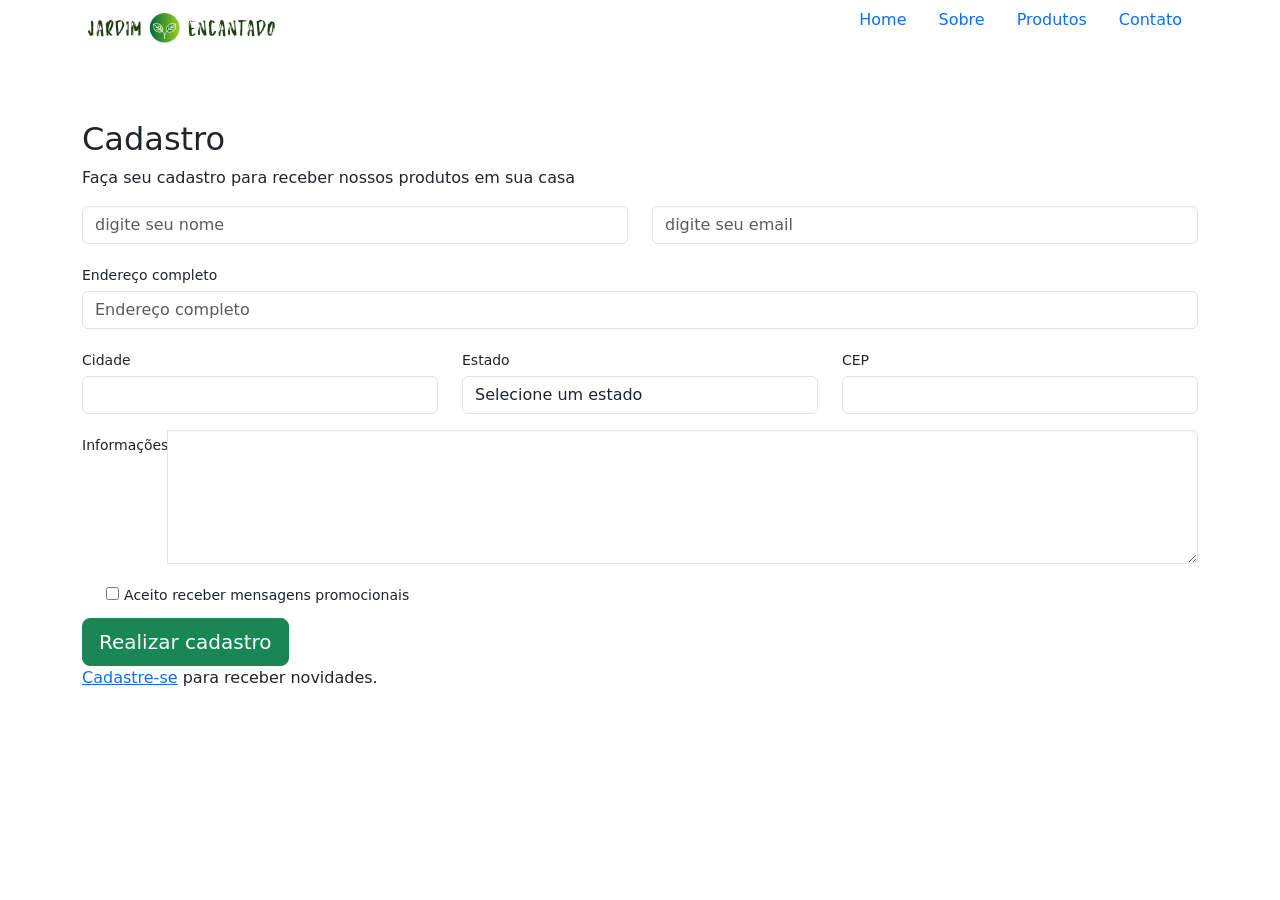
<file: tarefa16/projeto/cadastro.html>
<!DOCTYPE html>
<html lang="en">
<head>
    <meta charset="UTF-8">
    <meta http-equiv="X-UA-Compatible" content="IE=edge">
    <meta name="viewport" content="width=device-width, initial-scale=1.0">
    <link href="./bootstrap/css/bootstrap.min.css" rel="stylesheet">
    <link rel="stylesheet" href="./style/custom.css">
    <title>Cadastro</title>
</head>
<body>

    <header>
        <div class="container">
            <div class="row">
                <div class="col">
                    <h1><img src="./imagens/logo2.png" alt="logo"></h1>
                </div>
                <div class="col">
                    <ul class="nav justify-content-end">
                        <li class="nav-item"><a class="nav-link active" href=".\index.html">Home</a></li>
                        <li class="nav-item"><a class="nav-link" href=".\index.html">Sobre</a></li>
                        <li class="nav-item"><a class="nav-link" href=".\index.html">Produtos</a></li>
                        <li class="nav-item"><a class="nav-link" href=".\index.html">Contato</a></li>
                    </ul>
                </div>
            </div>
        </div>
    </header>
    

    <section id="cadastro">
        <div class="container">

            <div class="row">
                <div class="col-md-12 col-sm-12">
                    <h2>Cadastro</h2>
                    <p>Faça seu cadastro para receber nossos produtos em sua casa</p>
                </div>
            </div>

            <form class="form">

                <div class="row">
                    <div class="col">
                        <div class="input-group">
                            <input class="form-control" type="text" name="nome" placeholder="digite seu nome">
                        </div>
                    </div>
                    <div class="col">
                        <div class="input-group">
                            <input class="form-control" type="text" name="email" placeholder="digite seu email">
                        </div>
                    </div>
                </div>

                <div class="row">
                    <div class="col">
                        <label for="endereco" class="col-form-label col-form-label-sm">Endereço completo</label>
                        <input type="text" id="endereco" class="form-control" placeholder="Endereço completo">
                    </div>
                </div>

                <div class="row">
                    <div class="col">
                        <label for="cidade" class="col-form-label col-form-label-sm">Cidade</label>
                        <input type="text" name="cidade" id="cidade" class="form-control">
                    </div>
                    <div class="col">
                        <label for="estado" class="col-form-label col-form-label-sm">Estado</label>
                        <select name="estado" id="estado" class="form-control">
                            <option value="">Selecione um estado</option>
                            <option value="sp">SP</option>
                            <option value="al">AL</option>
                            <option value="mg">MG</option>
                        </select>
                    </div>
                    <div class="col">
                        <label for="cep" class="col-form-label col-form-label-sm">CEP</label>
                        <input type="text" name="cep" id="cep" class="form-control">
                    </div>
                </div>


                <div class="row">
                    <div class="col">
                        <div class="input-group">
                            <label for="info" class="col-form-label col-form-label-sm">Informações</label>
                            <textarea class="form-control" name="informacoes" id="info" rows="5"></textarea>
                        </div>
                    </div>
                </div>

                <div class="row">
                    <div class="col">
                        <div class="form-check">
                            <input type="checkbox" name="promocionais" id="promocionais">
                            <label for="promocionais" class="form-check-label col-form-label-sm">Aceito receber
                                mensagens promocionais</label>
                        </div>
                    </div>
                </div>

                <button type="submit" class="btn btn-lg btn-success">Realizar cadastro</button>

            </form>

            <p> <a href="#cadastro" data-bs-toggle="modal" data-bs-target="#modal-1">Cadastre-se</a> para receber
                novidades.</p>

        </div> <!-- end .container -->
    </section>




    <div class="modal fade" id="modal-1">
        <div class="modal-dialog">
            <div class="modal-content">
                <div class="modal-header">
                    <h5 class="modal-title">Inscrever-me na lista</h5>
                    <button class="btn-close" data-bs-dismiss="modal" aria-label="Close"></button>
                </div>
                <div class="modal-body">
                    <h6>Preencha os campos para receber novidades e promoções</h6>

                    <form class="form-inline">
                        <div class="row">
                            <div class="form-group col-4">
                                <input type="text" class="form-control form-control-sm mb-2" name="nome"
                                    placeholder="nome" required>
                            </div>
                            <div class="form-group col-4">
                                <input type="text" class="form-control form-control-sm mb-2" name="e-mail"
                                    placeholder="e-mail" required>
                            </div>
                            <div class="form-group col-4">
                                <button type="submit" class="btn btn-sm btn-success">receber novidades</button>
                            </div>
                        </div>
                    </form>

                </div>
                <div class="modal-footer">
                    <button type="button" class="btn btn-secondary mb-2" data-bs-dismiss="modal">Fechar</button>
                </div>
            </div>
        </div>

    </div>

    <script src="./bootstrap/js/bootstrap.bundle.min.js"></script>
</body>
</html>
</file>
<file: tarefa17/style/custom.css>
section {
    padding-bottom: 4rem;
    padding-top: 4rem;
}

input,
textarea {
    margin-bottom: 1rem;
}

.card {
    width: 32%;
    float: left;
    margin: 5px;
}
</file>
<file: tarefa17/style/custom-form.css>
textarea.form-control {
    width: 100% !important;
}
</file>
<file: tarefa18/css/style.css>
body {
	font-family: 'Roboto', sans-serif;
	transition: all 0.5s;
}
p {
	margin-bottom: 0px;
	font-size: 14px;
	color: #4a4a4a;
	line-height: 24px;
}
a {
	text-decoration: none!important;
}

.copyright-text {
	text-transform: uppercase;
}

.main-button a {
	background-color: #3a8bcd;
	border-radius: 5px;
	padding: 10px 15px;
	display: inline-block;
	color: #fff;
	font-size: 14px;
	text-transform: uppercase;
	font-weight: 300;
	letter-spacing: 0.4px;
	text-decoration: none;
	transition: all 0.5s;
}
.main-button a:hover {
	opacity: 0.7;
}
.section-heading {
	margin-top: 80px;
	margin-bottom: 40px;
}
.section-heading .line-dec {
	width: 30px;
	height: 5px;
	background-color: #3a8bcd;
}
.section-heading h1 {
	font-size: 22px;
	font-weight: 700;
	color: #1e1e1e;
	margin-top: 15px;
}

/* Pre Header Style */
#pre-header {
	background-color: #3a8bcd;
	text-align: center;
}
#pre-header span {
	color: #fff;
	font-size: 15px;
	padding: 10px 0px;
	display: inline-block;
}

/* Header Style */
.navbar .navbar-brand {
	text-align: center;
	width: 100%;
	position: relative;
	padding: 25px 0px;
}
.bg-dark {
	background-color: #fff!important;
	border-bottom: 1px solid #eee;
}
#navbarResponsive {
	z-index: 999;
	position: absolute;
	left: 50%;
	top: 105px;
	transform: translateX(-50%);
}
.navbar-dark .navbar-nav .nav-item {
	margin: 0px 15px;
}
.navbar-dark .navbar-nav .nav-link {
	text-transform: uppercase;
	font-size: 15px;
	font-weight: 700;
	color: #1e1e1e;
	transition: all 0.5s;
}
.navbar-dark .navbar-nav .nav-link:hover,
.navbar-dark .navbar-nav .active>.nav-link,
.navbar-dark .navbar-nav .nav-link.active,
.navbar-dark .navbar-nav .nav-link.show,
.navbar-dark .navbar-nav .show>.nav-link {
	color: #3a8bcd;
}
.navbar:after {
	width: 100%;
	height: 1px;
	background-color: #eee;
	content: '';
	position: absolute;
	left: 0;
	bottom: -52px;
}
.navbar-dark .navbar-toggler-icon {
	background-image: none;
}
.navbar-dark .navbar-toggler {
	border-color: #3a8bcd;
	background-color: #3a8bcd;	
	height: 50px;
	outline: none;
}
.navbar-dark .navbar-toggler-icon:after {
	content: '\f0c9';
	color: #FFF;
	font-size: 22px;
	line-height: 30px;
	font-family: 'FontAwesome';
}
/* Banner Style */
.banner {
	margin-top: 50px;
	background-image: url(../images/banner-bg.jpg);
	background-size: cover;
	background-repeat: no-repeat;
	padding: 150px 0px;
	background-position: center center;
}
.banner .caption {
	background-color: rgba(250,250,250,0.9);
	padding: 30px;
	max-width: 450px;
}
.banner .caption h2 {
	margin-top: 0px;
	margin-bottom: 15px;
	font-size: 24px;
	font-weight: 700;
	color: #1e1e1e;
}
.banner .caption .line-dec {
	width: 30px;
	height: 5px;
	background-color: #3a8bcd;
}
.banner .caption p {
	margin-top: 15px;
	margin-bottom: 20px;
}

/* Featured Style */
.featured-items {
	margin-bottom: 70px;
}
.featured-item {
	border-radius: 5px;
	border: 1px solid #eee;
	padding: 20px;
	transition: all 0.5s;
}
.featured-item:hover {
	opacity: 0.9;
}
.featured-item img {
	width: 100%;
}
.featured-item h4 {
	font-size: 17px;
	font-weight: 700;
	color: #1e1e1e;
	margin-top: 15px;
	transition: all 0.5s;
}
.featured-item:hover h4 {
	color: #3a8bcd;
}
.featured-item h6 {
	color: #3a8bcd;
	font-size: 15px;
	font-weight: 700;
	margin-bottom: 0px;
}
.owl-theme .owl-dots {
	text-align: center;
	margin-top: 30px;
}
.owl-theme .owl-dots .owl-dot {
	outline: none;
}
.owl-theme .owl-dots .active span {
	background-color: #3a8bcd!important;
}
.owl-theme .owl-dots .owl-dot span {
	background-color: #aaa;
	width: 8px;
	height: 8px;
	display: inline-block;
	margin: 0px 5px;
	outline: none;
}



/* Subscribe Style */
.subscribe-form {
	background-color: #3a8bcd;
	padding: 80px 0px;
	text-align: center;
}
.subscribe-form .section-heading  {
	margin-top: 0px;
}
.subscribe-form .section-heading h1 {
	color: #fff;
}
.subscribe-form .section-heading .line-dec {
	background-color: #fff;
	margin: 0 auto;
}
.subscribe-form .main-content p {
	font-size: 17px;
	color: #fff;
	margin-bottom: 30px;
}
.subscribe-form .main-content form  {
	color: #fff;
	display: inline;
}
.subscribe-form .main-content form input {
	display: inline;
}
.subscribe-form .main-content form input {
	width: 100%;
	height: 46px;
	border: 1px solid #fff;
	background-color: transparent;
	padding-left: 15px;
	color: #fff;
	outline: none;
}
.subscribe-form .main-content form button:focus {
	color: #fff!important;
}
.subscribe-form .main-content form button {
	width: 100%;
	height: 45px;
	cursor: pointer;
	background-color: #fff;
	outline: none;
	border-radius: 5px;
	padding: 10px 15px;
	display: inline-block;
	color: #3a8bcd;
	font-size: 14px;
	text-transform: uppercase;
	font-weight: 300;
	letter-spacing: 0.4px;
	text-decoration: none;
	transition: all 0.5s;
	box-shadow: none;
	border: none;
}


/* Footer Style */
.footer {
	text-align: center;
}
.footer ul {
	padding: 0px;
	margin: 0px;
}
.footer ul li {
	list-style: none;
	display: inline-block;
}
.footer .logo img {
	max-width: 100%;
	margin-top: 60px;
	margin-bottom: 40px;
}
.footer .footer-menu {
	margin-bottom: 40px;
}
.footer .footer-menu ul li {
	margin: 0px 15px;
}
.footer .footer-menu a {
	font-size: 13px;
	color: #7a7a7a;
	text-transform: uppercase;
	transition: all 0.5s;
}
.footer .footer-menu a:hover {
	color: #3a8bcd;
	text-decoration: none;
}
.footer .social-icons {
	margin-bottom: 60px;
}
.footer .social-icons ul li {
	margin: 0px 10px;
}
.footer .social-icons a {
	width: 32px;
	height: 32px;
	color: #fff;
	background-color: #aaa;
	text-align: center;
	display: inline-block;
	line-height: 33px;
	border-radius: 50%;
	font-size: 13px;
	transition: all 0.5s;
}
.footer .social-icons a:hover {
	background-color: #3a8bcd;
}

/* Sub Footer Style */
.sub-footer {
	border-top: 1px solid #eee;
	text-align: center;
}
.sub-footer p {
	font-size: 12px;
	color: #7a7a7a;
	line-height: 60px;
}
.sub-footer a {
	color: #3a8bcd;
	text-decoration: none;
}

/* Featured Page Style */
.featured-page {
	margin-top: 130px;
	margin-bottom: 40px;
}
.featured-page .section-heading {
	margin-top: 0px;
	margin-bottom: 0px;
}
.featured-page #filters {
	margin-top: 15px;
	text-align: right;
}
.featured .featured-item {
	margin-bottom: 30px;
	text-decoration: none;
}
.featured .featured-item h4 {
	transition: all 0.5s;
}
.featured .featured-item:hover h4 {
	color: #3a8bcd;
}
#filter button {
	outline: none;
}
#filter .btn-primary.focus,
.btn-primary:focus {
	color: #3a8bcd!important;
	box-shadow: none!important;
}
#filters .btn-primary {
	color: #1e1e1e;
	border: none;
	font-size: 15px;
	font-weight: 700;
	background-color: transparent;
}
/* Isotope Transitions
------------------------------- */
.isotope,
.isotope .item {
  -webkit-transition-duration: 0.8s;
     -moz-transition-duration: 0.8s;
      -ms-transition-duration: 0.8s;
       -o-transition-duration: 0.8s;
          transition-duration: 0.8s;
}

.isotope {
  -webkit-transition-property: height, width;
     -moz-transition-property: height, width;
      -ms-transition-property: height, width;
       -o-transition-property: height, width;
          transition-property: height, width;
}

.isotope .item {
  -webkit-transition-property: -webkit-transform, opacity;
     -moz-transition-property:    -moz-transform, opacity;
      -ms-transition-property:     -ms-transform, opacity;
       -o-transition-property:         top, left, opacity;
          transition-property:         transform, opacity;
}

.page-navigation ul {
	text-align: center;
	border-top: 1px solid #eee;
	padding: 30px  0px 0px 0px;
	margin: 0px 0px 80px 0px;
}
.page-navigation ul li {
	display: inline-block;
}
.page-navigation ul li a {
	width: 40px;
	height: 40px;
	display: inline-block;
	text-align: center;
	line-height: 38px;
	border: 1px solid #eee;
	border-radius: 5px;
	font-weight: 700;
	color: #1e1e1e;
	font-size: 15px;
	text-decoration: none;
	transition: all 0.5s;
}
.page-navigation ul li a:hover,
.page-navigation ul li.current-page a {
	background-color: #3a8bcd;
	border-color: #3a8bcd;
	color: #fff;
}



/* Single Product Style */
.single-product .product-slider {
	padding: 20px;
	border: 1px solid #eee!important;
	border-radius: 5px;
}
.flexslider {
	border: none!important;
}
#carousel {
	margin-top: 20px;
}
#carousel .slides li {
	width: 150px!important;
}
.single-product .right-content h4 {
	font-size: 17px;
	font-weight: 700;
	margin-top: 0px;
}
.single-product .right-content h6 {
	color: #3a8bcd;
	font-size: 17px;
	font-weight: 700;
	margin-top: 10px;
}
.single-product .right-content p {
	margin-top: 20px;
	margin-bottom: 30px;
}
.single-product .right-content span {
	font-size: 14px;
	color: #3a8bcd;
	font-weight: 500;
	display: inline-block;
	margin-bottom: 15px;
}
.single-product .right-content label {
	font-size: 14px;
	color: #4a4a4a;
}
.single-product .right-content .quantity-text {
	margin-left: 10px;
	width: 44px;
	height: 44px;
	line-height: 42px;
	font-size: 14px;
	font-weight: 700;
	color: #4a4a4a;
	display: inline-block;
	text-align: center;
	outline: none;
	border: 1px solid #eee;
}
.single-product .right-content .button {
	margin-left: 15px;
	cursor: pointer;
	background-color: #3a8bcd;
	outline: none;
	border-radius: 5px;
	padding: 10px 15px;
	display: inline-block;
	color: #fff;
	font-size: 14px;
	text-transform: uppercase;
	font-weight: 300;
	letter-spacing: 0.4px;
	text-decoration: none;
	transition: all 0.5s;
	box-shadow: none;
	border: none;
}
.single-product .right-content .down-content span {
	margin-bottom: 0px;
	display: inline-block;
	margin-left: 8px;
	color: #aaa;
}
.single-product .right-content .down-content span a {
	color: #aaa;
	font-weight: 400;
	margin-left: 4px;
	transition: all 0.5s;
}
.single-product .right-content .down-content span a:hover {
	color: #3a8bcd;
}
.single-product .right-content .down-content span a:hover i {
	background-color: #3a8bcd;
}
.single-product .right-content .down-content span a i {
	transition: all 0.5s;
	background-color: #aaa;
	width: 26px;
	height: 26px;
	display: inline-block;
	text-align: center;
	line-height: 26px;
	border-radius: 50%;
	color: #fff;
	font-size: 12px;
	margin-right: 5px;
}
.single-product .right-content .down-content .categories {
	border-top: 1px solid #eee;
	margin-top: 30px;
	padding: 10px 0px;
}
.single-product .right-content .down-content .share {
	border-top: 1px solid #eee;
	padding: 10px 0px;
}
.single-product .right-content .down-content h6 {
	font-size: 14px;
	color: #4a4a4a;
	font-weight: 400;
}



/* About Us Style */
.about-page {
	margin-top: 50px;
    margin-bottom: 80px;
}
.about-page .right-content h4 {
	font-size: 17px;
	font-weight: 700;
	margin-top: 0px;
	margin-bottom: 20px;
}
.about-page .left-image img {
	max-width: 100%;
}
.about-page .right-content span {
	display: inline-block;
	margin-left: 8px;
}
.about-page .right-content span a i {
	transition: all 0.5s;
	background-color: #aaa;
	width: 26px;
	height: 26px;
	display: inline-block;
	text-align: center;
	line-height: 26px;
	border-radius: 50%;
	color: #fff;
	font-size: 12px;
	margin-right: 5px;
}
.about-page .right-content .share {
	margin-top: 20px;
	border-top: 1px solid #eee;
	padding: 15px 0px;
}
.about-page .right-content h6 {
	font-size: 14px;
	color: #4a4a4a;
	font-weight: 400;
}
.about-page .right-content span a:hover i {
	background-color: #3a8bcd;
}




/* Contact Page Style */
.contact-page {
	margin-top: 50px;
    margin-bottom: 80px;
}
.contact-page .right-content input,
.contact-page .right-content textarea {
	border-radius: 0px;
	outline: none;
	box-shadow: none;
	font-size: 14px;
	margin-bottom: 30px;
}
.contact-page .right-content input {
	height: 44px;
	line-height: 44px;
}
.contact-page .right-content textarea {
	height: 200px;
	max-height: 280px;
}
.contact-page .right-content span {
	display: inline-block;
	margin-left: 8px;
}
.contact-page .right-content span a i {
	transition: all 0.5s;
	background-color: #aaa;
	width: 26px;
	height: 26px;
	display: inline-block;
	text-align: center;
	line-height: 26px;
	border-radius: 50%;
	color: #fff;
	font-size: 12px;
	margin-right: 5px;
}
.contact-page .right-content .share {
	margin-top: 30px;
	border-top: 1px solid #eee;
	padding: 15px 0px;
}
.contact-page .right-content h6 {
	font-size: 14px;
	color: #4a4a4a;
	font-weight: 400;
}
.contact-page .right-content span a:hover i {
	background-color: #3a8bcd;
}
.contact-page .right-content .button {
	cursor: pointer;
	background-color: #3a8bcd;
	outline: none;
	border-radius: 5px;
	padding: 10px 15px;
	display: inline-block;
	color: #fff;
	font-size: 14px;
	text-transform: uppercase;
	font-weight: 300;
	letter-spacing: 0.4px;
	text-decoration: none;
	transition: all 0.5s;
	box-shadow: none;
	border: none;
}

/* Responsive Style */
@media (max-width: 991px) {

	.banner {
		border-top: none;
		margin-top: 0px;
	}
	.navbar .navbar-brand {
		width: auto;
	}
	.navbar:after {
		display: none;
	}
	#navbarResponsive {
	    z-index: 99999;
	    position: absolute;
	    top: 96px;
	    width: 100%;
	    text-align: center;
	    background-color: rgba(250,250,250,0.95);
	    box-shadow: 0px 10px 10px rgba(0,0,0,0.1);
	}
	.navbar-dark .navbar-nav .nav-item {
		border-bottom: 1px solid #eee;
	}
	.navbar-dark .navbar-nav .nav-item:last-child {
		border-bottom: none;
	}
	.navbar-dark .navbar-nav .nav-link {
		padding: 15px 0px;
	}
	.featured-page #filters {
		text-align: right;
	} 
	.single-product .right-content {
		margin-top: 30px;
	}
	.about-page .right-content {
		margin-top: 30px;
	}
	.contact-page .right-content {
		margin-top: 30px;
	}
	.contact-page .right-content .col-md-6,
	.contact-page .right-content .col-md-12 {
		padding: 0px;
	}
	.featured-page {
		margin-top: 80px;
	}
	.about-page,
	.contact-page {
		margin-top: 0px;
	}

}

@media (max-width: 767px) {

	.subscribe-form .main-content form input.button {
		margin-top: 20px;
	}
	.featured-page #filters {
		margin-top: 15px;
		text-align: left;
	} 

}
</file>
<file: tarefa16/projeto/style/custom.css>
section {
    padding-bottom: 4rem;
    padding-top: 4rem;
}

input,
textarea {
    margin-bottom: 1rem;
}

.card {
    width: 32%;
    float: left;
    margin: 5px;
}
</file>
<file: tarefa15/style-form.css>
* {
    margin: 0;
    padding: 0;
}

html {
    font-size: 62.5%;
    font-family: Arial, Helvetica, sans-serif;
}

.container {
    max-width: 1200px;
    margin: 0 auto;
}

form {
    background: #ddd;
    padding: 20px;
    display: block;
    margin: 20px auto;
    width: 50%;
}

h2 {
    margin-bottom: 2rem;
    margin-top: 0.5rem;
}

input, button {
    display: block;
    margin-bottom: 20px;
    font-size: 1.6rem;
}

input {
    width: 80%;
    padding: 1rem 2rem;
}

button {
    border: 0 none;
    border-radius: 2rem;
    color: #fff;
    background-color: #2121be;
    width: 10rem;
    padding: 1rem 2rem;
    cursor: pointer;
    margin-bottom: 0;
}

button:hover {
    background-color: #4545c2;
}

.mensagem,
#resultado {
    font-size: 2rem;
    text-align: center;
    padding: 2rem;
}

.erro {
    border-color: #f00;
}
</file>
